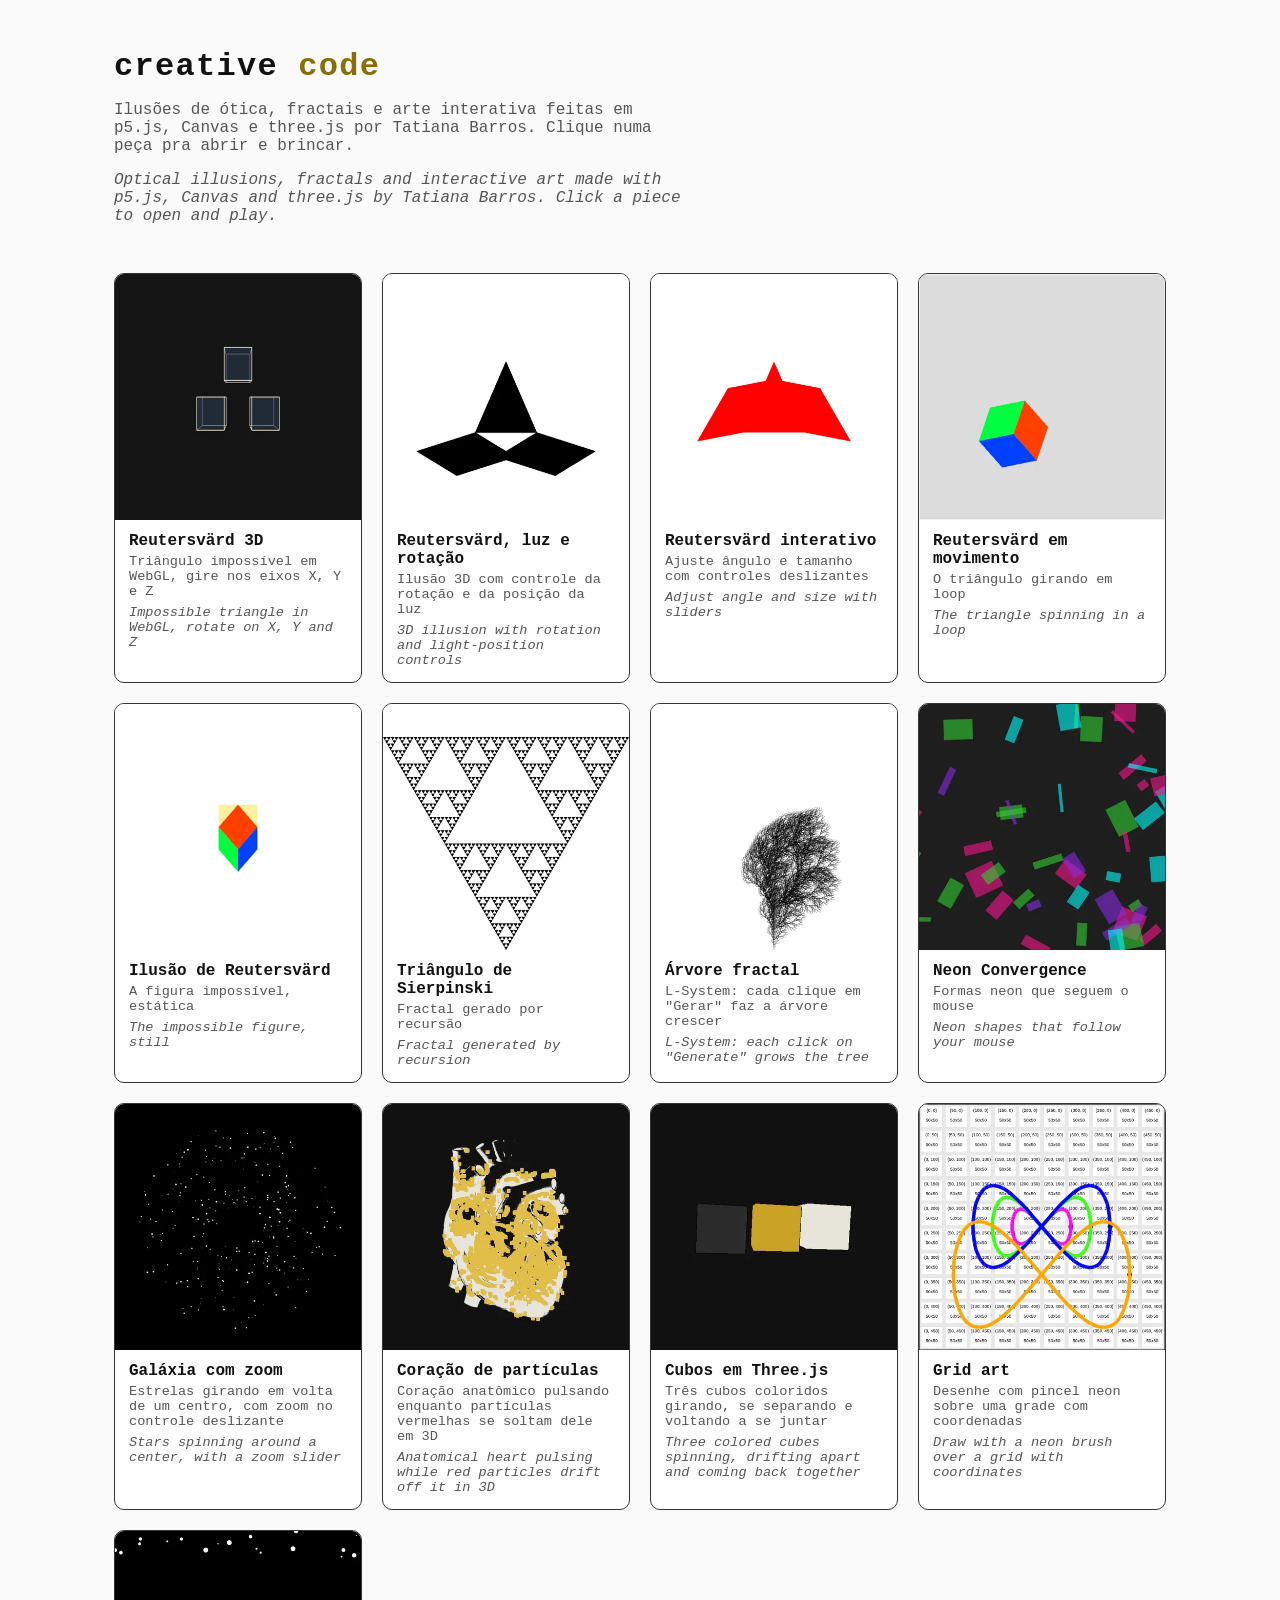
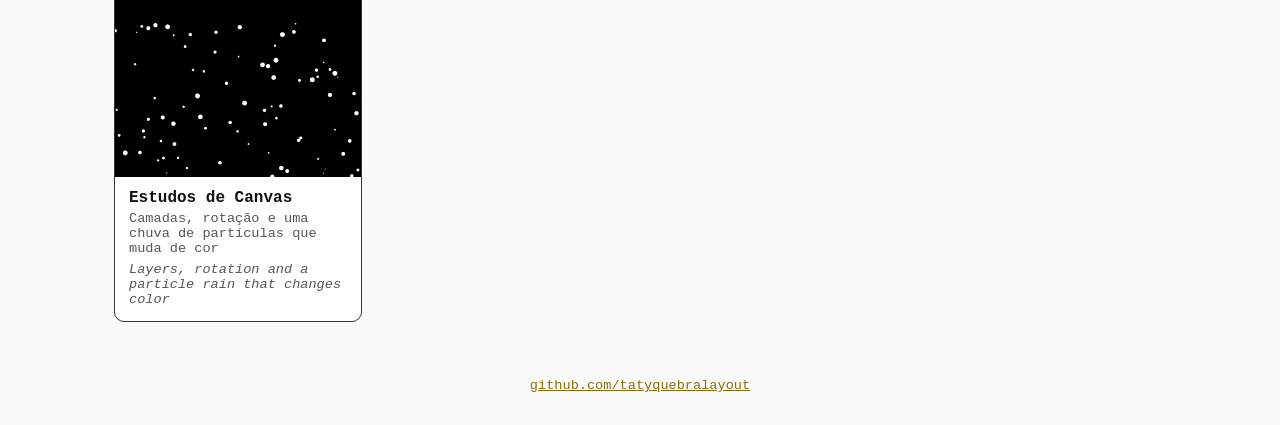
<file: index.html>
<!doctype html>
<html lang="pt-BR">
<head>
  <meta charset="utf-8">
  <meta name="viewport" content="width=device-width, initial-scale=1">
  <title>Creative code · Tatiana Barros</title>
  <meta name="description" content="Galeria de arte interativa: ilusões de ótica, fractais, partículas e 3D, feitos em p5.js, Canvas e Three.js. Clique, mexa e brinque.">
  <meta name="author" content="Tatiana Barros">
  <link rel="canonical" href="https://tatyquebralayout.github.io/creative-code/">
  <link rel="icon" href="favicon.svg" type="image/svg+xml">
  <link rel="icon" href="favicon.ico" sizes="any">
  <link rel="apple-touch-icon" href="apple-touch-icon.png">
  <meta property="og:type" content="website">
  <meta property="og:locale" content="pt_BR">
  <meta property="og:site_name" content="Tatiana Barros">
  <meta property="og:title" content="Creative code · Tatiana Barros">
  <meta property="og:description" content="Galeria de arte interativa: ilusões de ótica, fractais, partículas e 3D, feitos em p5.js, Canvas e Three.js. Clique, mexa e brinque.">
  <meta property="og:url" content="https://tatyquebralayout.github.io/creative-code/">
  <meta property="og:image" content="https://tatyquebralayout.github.io/creative-code/og.png">
  <meta property="og:image:width" content="1280">
  <meta property="og:image:height" content="640">
  <meta property="og:image:alt" content="Galeria creative code de Tatiana Barros">
  <meta name="twitter:card" content="summary_large_image">
  <meta name="twitter:title" content="Creative code · Tatiana Barros">
  <meta name="twitter:description" content="Galeria de arte interativa: ilusões de ótica, fractais, partículas e 3D, feitos em p5.js, Canvas e Three.js. Clique, mexa e brinque.">
  <meta name="twitter:image" content="https://tatyquebralayout.github.io/creative-code/og.png">
  <style>
    :root { --bg:#111; --fg:#eee; --muted:#999; --gold:#c9a227; --card:#1b1b1b; }
    @media (prefers-color-scheme: light) { :root { --bg:#fafafa; --fg:#111; --muted:#555; --card:#fff; --gold:#8a6d0b; } }
    * { box-sizing:border-box; }
    body { margin:0; background:var(--bg); color:var(--fg); font-family:"Courier New",ui-monospace,monospace; }
    header { max-width:1100px; margin:auto; padding:48px 24px 8px; }
    h1 { margin:0; font-size:2rem; letter-spacing:.04em; }
    h1 span { color:var(--gold); }
    header p { color:var(--muted); max-width:60ch; }
    main { max-width:1100px; margin:auto; padding:24px; display:grid; gap:20px; grid-template-columns:repeat(auto-fill,minmax(240px,1fr)); }
    .card { display:block; background:var(--card); color:inherit; text-decoration:none; border:1px solid #333; border-radius:10px; overflow:hidden; transition:transform .25s ease, border-color .25s ease; }
    .card:hover, .card:focus-visible { transform:translateY(-4px); border-color:var(--gold); outline:none; }
    .card img { width:100%; height:auto; display:block; background:#fff; }
    .card h2 { font-size:1rem; margin:12px 14px 4px; }
    .card p { font-size:.85rem; margin:0 14px 6px; color:var(--muted); }
    .card .en { font-style:italic; margin-bottom:14px; }
    footer { text-align:center; color:var(--muted); padding:32px; font-size:.85rem; }
    footer a { color:var(--gold); }
    @media (prefers-reduced-motion: reduce) { .card { transition:none; } .card:hover { transform:none; } }
  </style>
</head>
<body>
  <header>
    <h1>creative <span>code</span></h1>
    <p>Ilusões de ótica, fractais e arte interativa feitas em p5.js, Canvas e three.js por Tatiana Barros. Clique numa peça pra abrir e brincar.</p>
    <p class="en" lang="en"><em>Optical illusions, fractals and interactive art made with p5.js, Canvas and three.js by Tatiana Barros. Click a piece to open and play.</em></p>
  </header>
  <main>
      <a class="card" href="pecas/reutersvard-3d/">
        <img src="thumbs/reutersvard-3d.webp" alt="Reutersvärd 3D: Triângulo impossível em WebGL, gire nos eixos X, Y e Z" width="480" height="480" fetchpriority="high">
        <h2>Reutersvärd 3D</h2>
        <p lang="pt-BR">Triângulo impossível em WebGL, gire nos eixos X, Y e Z</p>
        <p lang="en" class="en">Impossible triangle in WebGL, rotate on X, Y and Z</p>
      </a>
      <a class="card" href="pecas/reutersvard-luz/">
        <img src="thumbs/reutersvard-luz.webp" alt="Reutersvärd, luz e rotação: Ilusão 3D com controle da rotação e da posição da luz" width="480" height="480" loading="lazy">
        <h2>Reutersvärd, luz e rotação</h2>
        <p lang="pt-BR">Ilusão 3D com controle da rotação e da posição da luz</p>
        <p lang="en" class="en">3D illusion with rotation and light-position controls</p>
      </a>
      <a class="card" href="pecas/reutersvard-interativo/">
        <img src="thumbs/reutersvard-interativo.webp" alt="Reutersvärd interativo: Ajuste ângulo e tamanho com controles deslizantes" width="480" height="480" loading="lazy">
        <h2>Reutersvärd interativo</h2>
        <p lang="pt-BR">Ajuste ângulo e tamanho com controles deslizantes</p>
        <p lang="en" class="en">Adjust angle and size with sliders</p>
      </a>
      <a class="card" href="pecas/reutersvard-animacao/">
        <img src="thumbs/reutersvard-animacao.webp" alt="Reutersvärd em movimento: O triângulo girando em loop" width="480" height="480" loading="lazy">
        <h2>Reutersvärd em movimento</h2>
        <p lang="pt-BR">O triângulo girando em loop</p>
        <p lang="en" class="en">The triangle spinning in a loop</p>
      </a>
      <a class="card" href="pecas/reutersvard-ilusao/">
        <img src="thumbs/reutersvard-ilusao.webp" alt="Ilusão de Reutersvärd: A figura impossível, estática" width="480" height="480" loading="lazy">
        <h2>Ilusão de Reutersvärd</h2>
        <p lang="pt-BR">A figura impossível, estática</p>
        <p lang="en" class="en">The impossible figure, still</p>
      </a>
      <a class="card" href="pecas/sierpinski/">
        <img src="thumbs/sierpinski.webp" alt="Triângulo de Sierpinski: Fractal gerado por recursão" width="480" height="480" loading="lazy">
        <h2>Triângulo de Sierpinski</h2>
        <p lang="pt-BR">Fractal gerado por recursão</p>
        <p lang="en" class="en">Fractal generated by recursion</p>
      </a>
      <a class="card" href="pecas/arvore-fractal/">
        <img src="thumbs/arvore-fractal.webp" alt="Árvore fractal: L-System: cada clique em &quot;Gerar&quot; faz a árvore crescer" width="480" height="480" loading="lazy">
        <h2>Árvore fractal</h2>
        <p lang="pt-BR">L-System: cada clique em &quot;Gerar&quot; faz a árvore crescer</p>
        <p lang="en" class="en">L-System: each click on "Generate" grows the tree</p>
      </a>
      <a class="card" href="pecas/neon-convergence/">
        <img src="thumbs/neon-convergence.webp" alt="Neon Convergence: Formas neon que seguem o mouse" width="480" height="480" loading="lazy">
        <h2>Neon Convergence</h2>
        <p lang="pt-BR">Formas neon que seguem o mouse</p>
        <p lang="en" class="en">Neon shapes that follow your mouse</p>
      </a>
      <a class="card" href="pecas/galaxia-zoom/">
        <img src="thumbs/galaxia-zoom.webp" alt="Galáxia com zoom: Estrelas girando em volta de um centro, com zoom no controle deslizante" width="480" height="480" loading="lazy">
        <h2>Galáxia com zoom</h2>
        <p lang="pt-BR">Estrelas girando em volta de um centro, com zoom no controle deslizante</p>
        <p lang="en" class="en">Stars spinning around a center, with a zoom slider</p>
      </a>
      <a class="card" href="pecas/coracao-particulas/">
        <img src="thumbs/coracao-particulas.webp" alt="Coração de partículas: Coração anatômico pulsando enquanto partículas vermelhas se soltam dele em 3D" width="480" height="480" loading="lazy">
        <h2>Coração de partículas</h2>
        <p lang="pt-BR">Coração anatômico pulsando enquanto partículas vermelhas se soltam dele em 3D</p>
        <p lang="en" class="en">Anatomical heart pulsing while red particles drift off it in 3D</p>
      </a>
      <a class="card" href="pecas/cubos-threejs/">
        <img src="thumbs/cubos-threejs.webp" alt="Cubos em Three.js: Três cubos coloridos girando, se separando e voltando a se juntar" width="480" height="480" loading="lazy">
        <h2>Cubos em Three.js</h2>
        <p lang="pt-BR">Três cubos coloridos girando, se separando e voltando a se juntar</p>
        <p lang="en" class="en">Three colored cubes spinning, drifting apart and coming back together</p>
      </a>
      <a class="card" href="pecas/grid-art/">
        <img src="thumbs/grid-art.webp" alt="Grid art: Desenhe com pincel neon sobre uma grade com coordenadas" width="480" height="480" loading="lazy">
        <h2>Grid art</h2>
        <p lang="pt-BR">Desenhe com pincel neon sobre uma grade com coordenadas</p>
        <p lang="en" class="en">Draw with a neon brush over a grid with coordinates</p>
      </a>
      <a class="card" href="pecas/estudos-canvas/">
        <img src="thumbs/estudos-canvas.webp" alt="Estudos de Canvas: Camadas, rotação e uma chuva de partículas que muda de cor" width="480" height="480" loading="lazy">
        <h2>Estudos de Canvas</h2>
        <p lang="pt-BR">Camadas, rotação e uma chuva de partículas que muda de cor</p>
        <p lang="en" class="en">Layers, rotation and a particle rain that changes color</p>
      </a>
  </main>
  <footer><a href="https://github.com/tatyquebralayout">github.com/tatyquebralayout</a></footer>
</body>
</html>
</file>
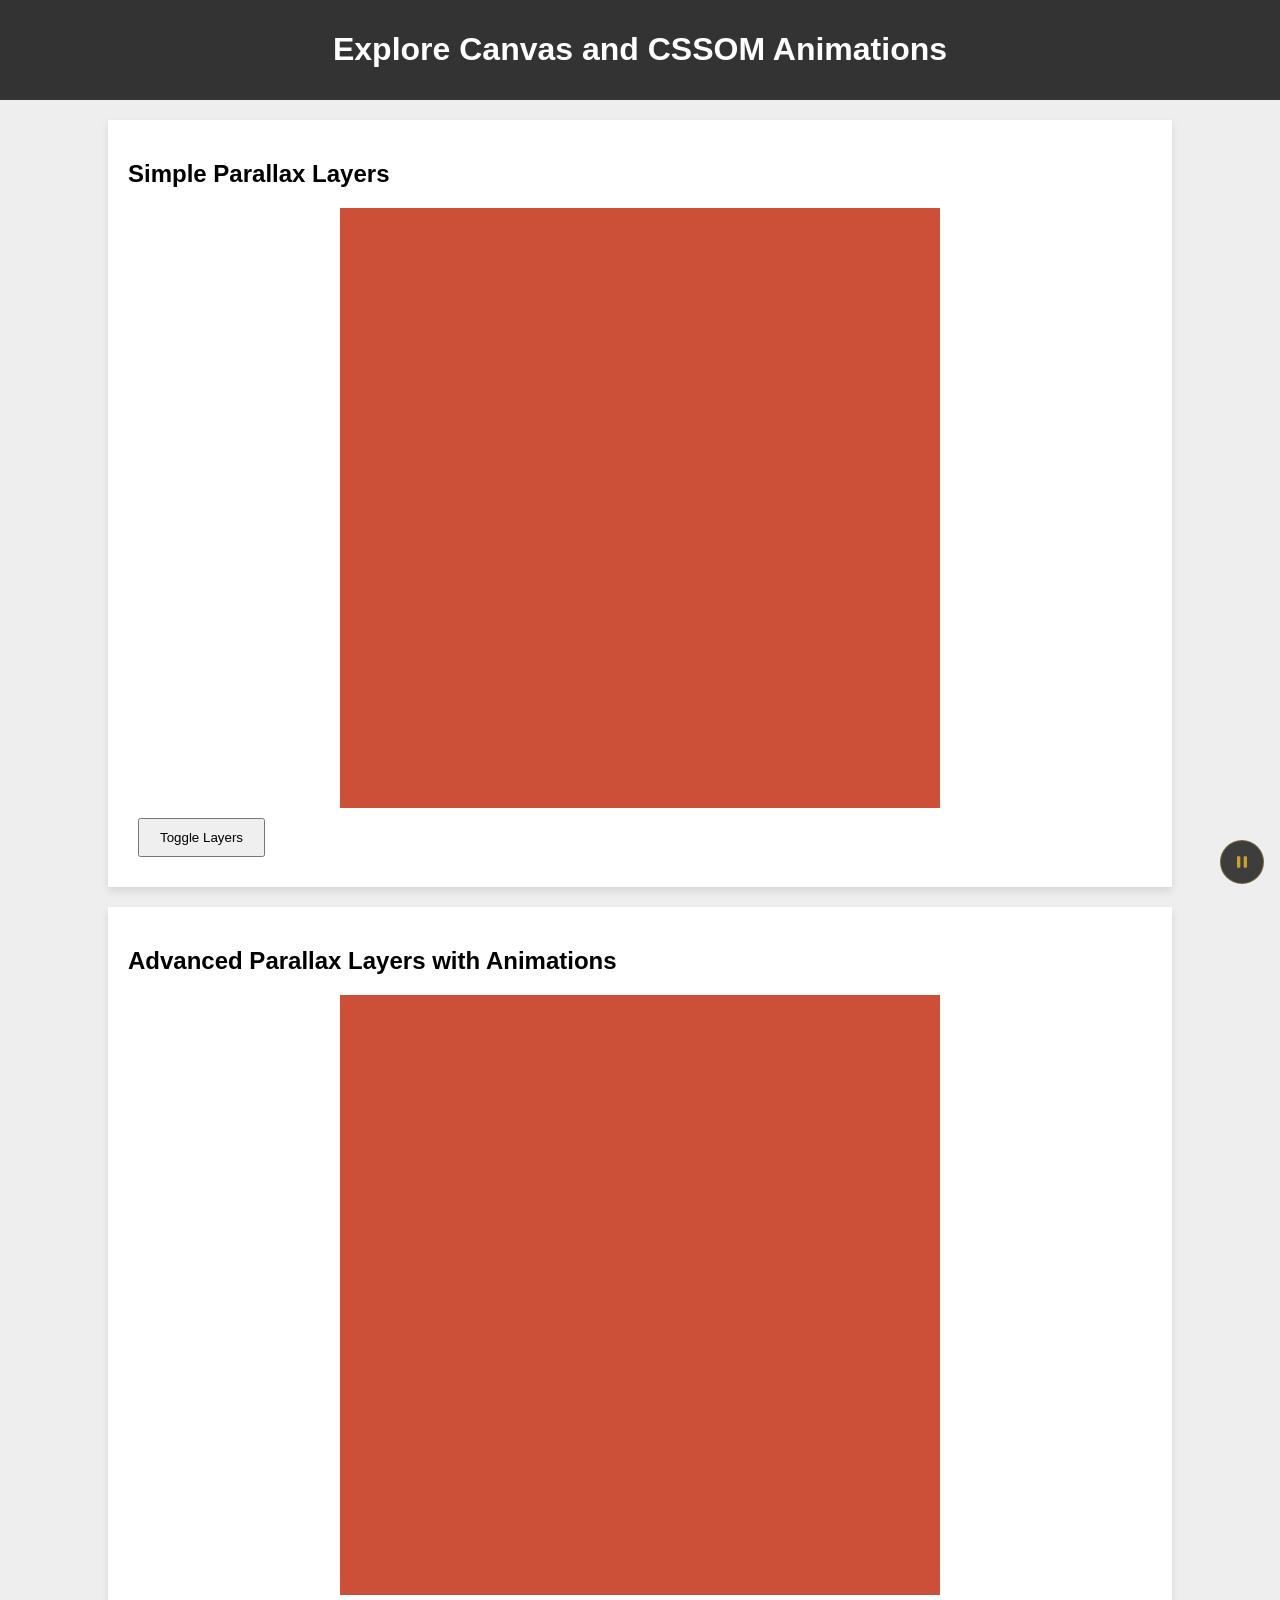
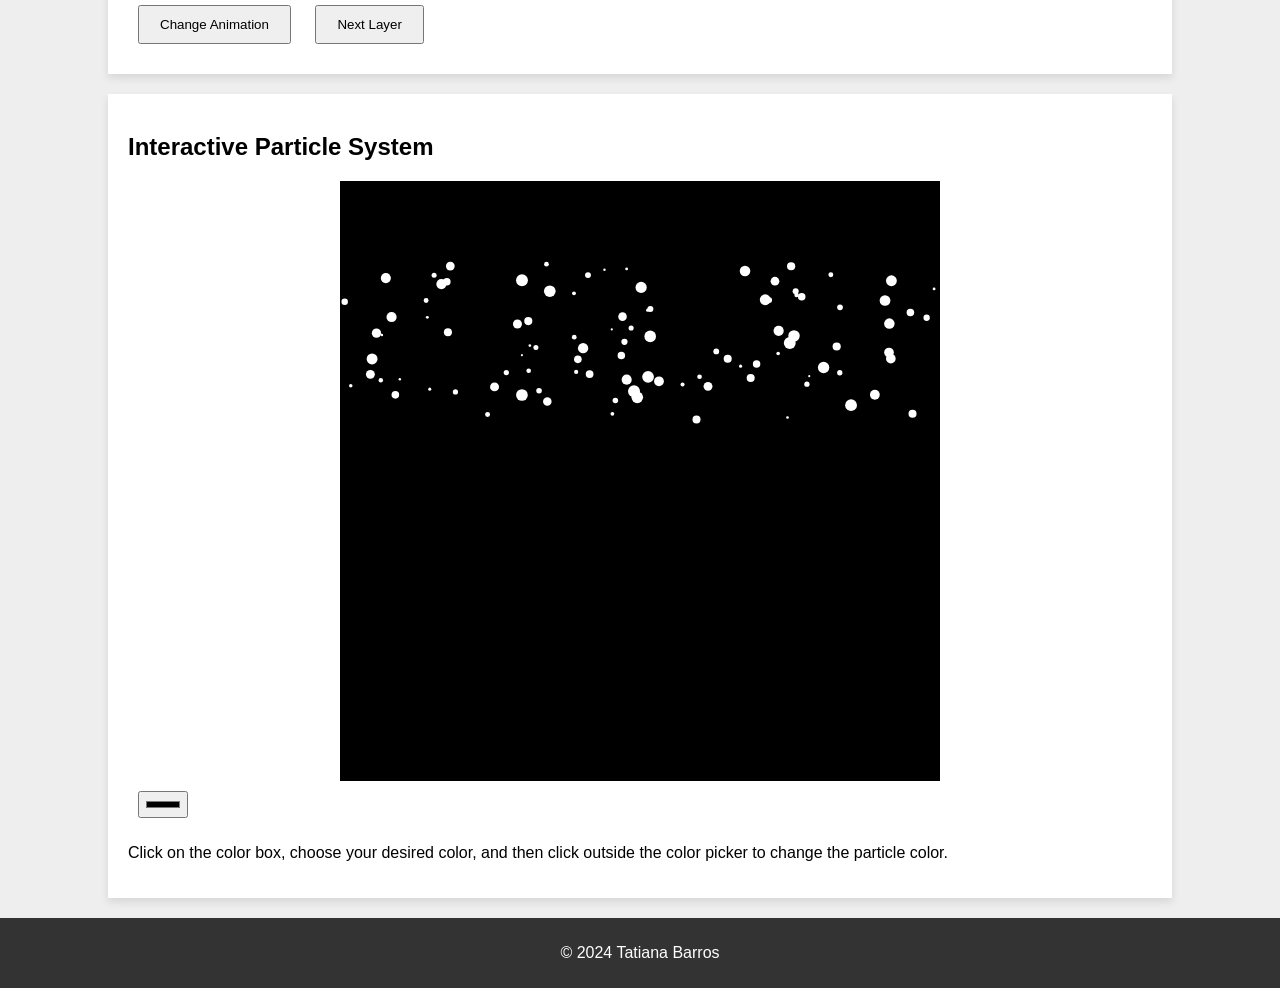
<file: pecas/estudos-canvas/index.html>
<!DOCTYPE html> <!-- This line is a document type declaration and it tells the browser that this is an HTML5 document. -->

<html lang="pt-BR"> <!-- The <html> tag is the root of an HTML document. The lang attribute specifies the language of the document. -->

<head> <!-- The <head> element contains meta-information about the HTML document. -->
    <meta charset="UTF-8"> <!-- This line specifies the character encoding for the HTML document. -->
    <meta name="viewport" content="width=device-width, initial-scale=1.0"> <!-- This line makes the webpage look good on all devices (responsive web design). -->
    <title>Interactive Canvas Animations</title> <!-- The <title> tag defines the title of the document. -->
    <meta name="description" content="Camadas, rotação e uma chuva de partículas que muda de cor. Peça de Tatiana Barros na galeria creative code.">
    <link rel="icon" href="../../favicon.svg" type="image/svg+xml">
    <link rel="icon" href="../../favicon.ico" sizes="any">
    <link rel="apple-touch-icon" href="../../apple-touch-icon.png">
    <link rel="stylesheet" href="css/styles.css"> <!-- The <link> tag defines a link between the HTML document and an external resource. In this case, it's linking to a CSS file. -->
</head>

<body> <!-- The <body> tag defines the document's body. -->
    <header> <!-- The <header> element represents a container for introductory content or a set of navigational links. -->
        <h1>Explore Canvas and CSSOM Animations</h1> <!-- The <h1> tag defines a large heading. -->
    </header>

    <!-- The <section> tag defines sections in a document. Each section has a unique id. -->
    <!-- Section 1: Simple Parallax Effect -->
    <section id="parallax-simple">
        <h2>Simple Parallax Layers</h2> <!-- The <h2> tag defines a medium heading. -->
        <canvas id="simpleParallaxCanvas"></canvas> <!-- The <canvas> element is used to draw graphics, on the fly, via JavaScript. -->
        <button onclick="toggleSimpleLayers()">Toggle Layers</button> <!-- The <button> tag defines a clickable button. -->
    </section>

    <!-- Section 2: Advanced Parallax Effect with Animations -->
    <section id="parallax-advanced">
        <h2>Advanced Parallax Layers with Animations</h2>
        <canvas id="advancedParallaxCanvas"></canvas>
        <div> <!-- The <div> tag defines a division or a section in an HTML document. -->
            <button onclick="changeAdvancedAnimation()">Change Animation</button>
            <button onclick="toggleAdvancedLayers()">Next Layer</button>
        </div>
    </section>

    <!-- Section 3: Particle System with Interactivity -->
    <section id="particle-system">
        <h2>Interactive Particle System</h2>
        <canvas id="particleCanvas"></canvas>
        <input type="color" id="particleColor" onchange="changeParticleColor()"> <!-- The <input> tag specifies an input field where the user can enter data. -->
        <p>Click on the color box, choose your desired color, and then click outside the color picker to change the particle color.</p> <!-- The <p> tag defines a paragraph. -->
    </section>

    <footer> <!-- The <footer> tag defines a footer for a document or section. -->
        <p>© 2024 Tatiana Barros</p>
    </footer>

    <script src="../../assets/pausa.js"></script> <!-- botão pausar · pause button -->
    <script src="js/script.js"></script> <!-- The <script> tag is used to embed or reference external JavaScript code. -->
</body>
</html>
</file>
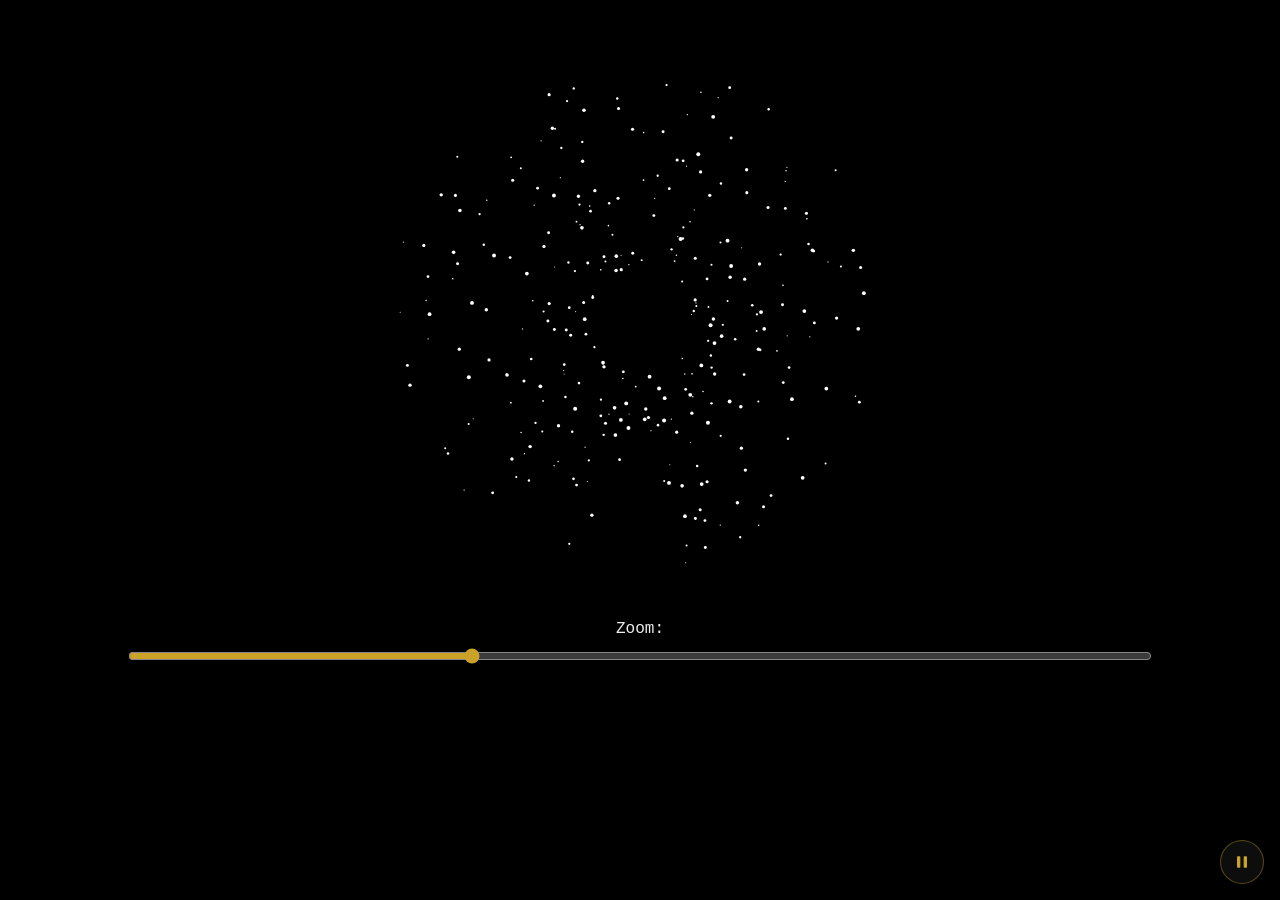
<file: pecas/galaxia-zoom/index.html>
<!DOCTYPE html>
<html lang="pt-BR">
<head>
    <meta charset="UTF-8"> <!-- Defines the character encoding for the document -->
    <meta name="viewport" content="width=device-width, initial-scale=1.0">
    <title>Galáxia Rotativa</title> <!-- Defines the title of the document -->
    <meta name="description" content="Estrelas girando em volta de um centro, com zoom no controle deslizante. Peça de Tatiana Barros na galeria creative code.">
    <link rel="icon" href="../../favicon.svg" type="image/svg+xml">
    <link rel="icon" href="../../favicon.ico" sizes="any">
    <link rel="apple-touch-icon" href="../../apple-touch-icon.png">
    <link rel="stylesheet" href="css/styles.css"> <!-- Links the CSS stylesheet -->
</head>
<body>
    <canvas id="galaxyCanvas"></canvas> <!-- Canvas element for the galaxy simulation -->
    <label for="zoomControl">Zoom:</label> <!-- Label for the zoom control -->
    <input type="range" id="zoomControl" min="0.5" max="2.0" step="0.1" value="1.0"> <!-- Zoom control -->
    <script src="../../assets/pausa.js"></script> <!-- botão pausar · pause button -->
    <script src="js/script.js"></script> <!-- Links the JavaScript file -->
</body>
</html>
</file>
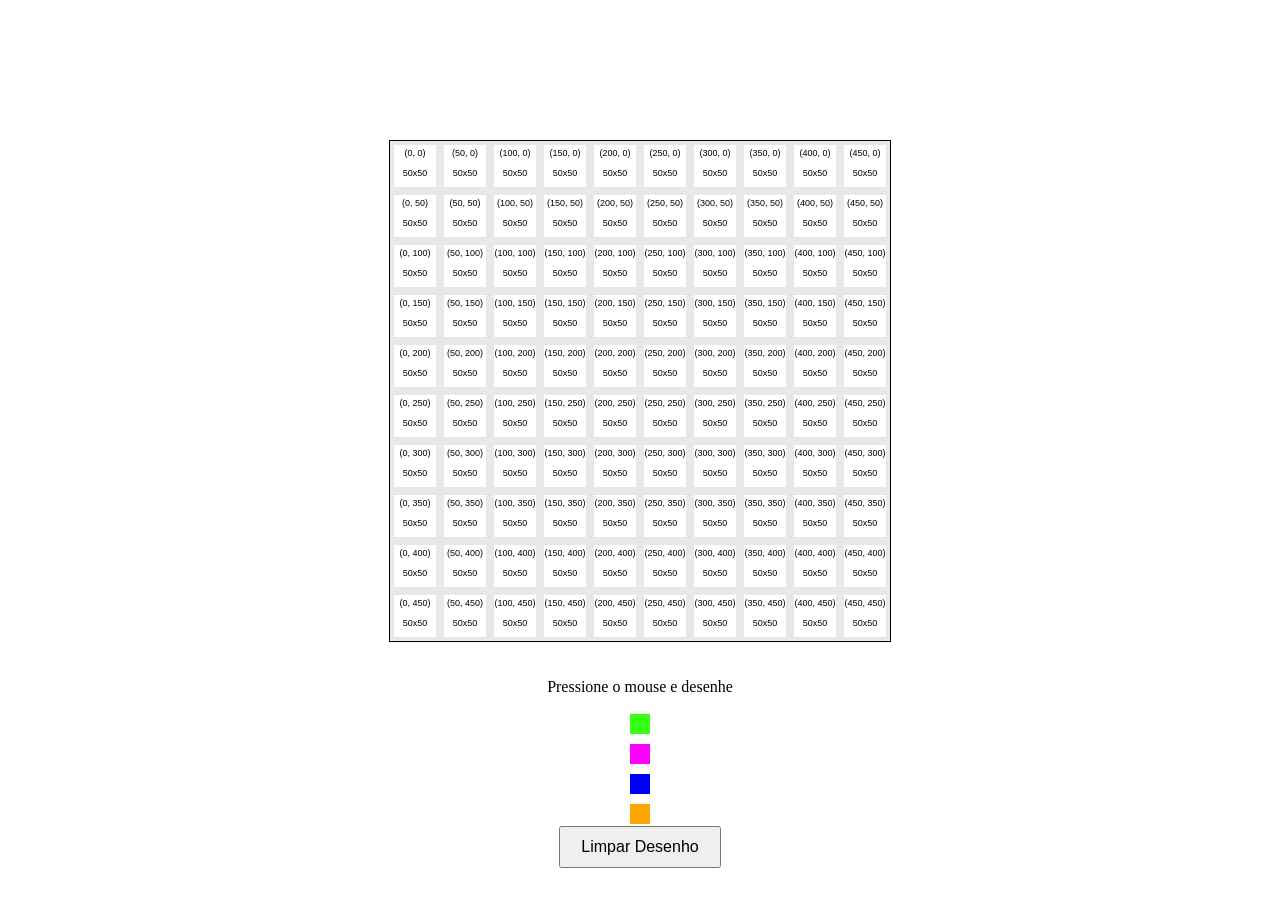
<file: pecas/grid-art/index.html>
<!DOCTYPE html> <!-- DOCTYPE declaration to define this document as an HTML5 document -->
<html lang="pt-BR"> <!-- The HTML element with a language attribute set to Brazilian Portuguese -->
<head>
    <meta charset="UTF-8"> <!-- Meta element defining the character set to UTF-8 -->
    <meta name="viewport" content="width=device-width, initial-scale=1.0">
    <title>Canvas Espaço</title> <!-- The title of the document seen in the browser tab -->
    <meta name="description" content="Desenhe com pincel neon sobre uma grade com coordenadas. Peça de Tatiana Barros na galeria creative code.">
    <link rel="icon" href="../../favicon.svg" type="image/svg+xml">
    <link rel="icon" href="../../favicon.ico" sizes="any">
    <link rel="apple-touch-icon" href="../../apple-touch-icon.png">
    <link rel="stylesheet" type="text/css" href="css/styte.css"> <!--scriptto an external stylesheet -->
</head>
<body>
    <div id="container"> <!-- Container div for the canvas and control elements -->
        <canvas id="meuCanvas" width="800" height="600"></canvas> <!-- The canvas element where graphics are drawn -->
        <p id="instrucoes">Pressione o mouse e desenhe</p> <!-- Paragraph element with instructions for the user -->
        <button id="corVerdeNeon" style="background-color: #39FF14;"></button>
        <button id="corPinkNeon" style="background-color: #FF00FF;"></button>
        <button id="corAzulNeon" style="background-color: #0000FF;"></button>
        <button id="corLaranjaNeon" style="background-color: #FFA500;"></button>
        <button id="limparCanvas">Limpar Desenho</button> <!-- Button to clear the canvas -->
    </div>
    <script src="js/script.js"></script> <!-- External script link to the JavaScript file -->
</body>
</html>
</file>
<file: pecas/estudos-canvas/css/styles.css>
/* The body and html selectors target the entire webpage. The properties set here are applied to the whole page. */
body, html {
    margin: 0; /* Removes the space around the edges of the page. */
    padding: 0; /* Removes the space between the edge of the page and the content. */
    width: 100%; /* Sets the width of the page to fill the entire viewport. */
    height: 100%; /* Sets the height of the page to fill the entire viewport. */
    font-family: 'Arial', sans-serif; /* Sets the default font for the page. */
    background: #eee; /* Sets the background color of the page. */
}

/* The header and footer selectors target the <header> and <footer> HTML elements. */
header, footer {
    text-align: center; /* Centers the text within these elements. */
    padding: 10px; /* Adds space around the content within these elements. */
    background-color: #333; /* Sets the background color of these elements. */
    color: white; /* Sets the text color within these elements. */
}

/* The section selector targets the <section> HTML elements. */
section {
    width: 80%; /* Sets the width of these elements to 80% of their containing element. */
    margin: 20px auto; /* Centers these elements horizontally within their containing element. */
    background: white; /* Sets the background color of these elements. */
    box-shadow: 0 4px 8px rgba(0,0,0,0.1); /* Adds a shadow effect to these elements. */
    padding: 20px; /* Adds space around the content within these elements. */
    position: relative; /* Sets the position property to relative, which can be used with positioning properties. */
}

/* The canvas selector targets the <canvas> HTML elements. */
canvas {
    width: 100%; /* Sets the width of these elements to fill their containing element. */
    max-width: 600px; /* Limits the maximum width of these elements to 600px. */
    height: auto; /* Keeps the canvas square on any screen. */
    aspect-ratio: 1 / 1;
    display: block; /* Changes these elements to block-level, which starts on a new line and takes up the full width. */
    margin: auto; /* Centers these elements horizontally within their containing element. */
    background: #000; /* Sets the background color of these elements. */
}

/* The button selector targets the <button> HTML elements. */
button {
    padding: 10px 20px; /* Adds space around the content within these elements. */
    margin: 10px; /* Adds space around these elements. */
    cursor: pointer; /* Changes the cursor to a pointer when hovering over these elements. */
}

/* The input[type="color"] selector targets the <input> HTML elements of type color. */
input[type="color"] {
    padding: 5px; /* Adds space around the content within these elements. */
    margin: 10px; /* Adds space around these elements. */
    cursor: pointer; /* Changes the cursor to a pointer when hovering over these elements. */
}
</file>
<file: pecas/galaxia-zoom/css/styles.css>
/* Styles for HTML canvas element */
canvas {
    display: block; /* Display type */
    margin: auto; /* Center element */
    background: black; /* Background color */
    width: 800px; /* Width */
    max-width: 100%; /* Fits small screens */
    height: auto; /* Keeps the 4:3 ratio */
}

/* Styles for HTML input elements of type range */
input[type="range"] {
    display: block; /* Display type */
    width: 80%; /* Width */
    margin: 10px auto; /* Center element with a vertical margin of 10px */
    accent-color: #c9a227; /* Gold slider, gallery palette */
}

/* Page background and zoom label */
body {
    margin: 0;
    padding: 20px 0;
    background: #000;
    color: #eee;
    font-family: "Courier New", ui-monospace, monospace;
    text-align: center;
}
</file>
<file: pecas/grid-art/css/styte.css>
/* Style for the body element */

body {
    margin: 0;
    padding: 20px;
    /* Aumenta o padding para criar mais espaço */
    width: 100%;
    height: 100%;
    display: flex;
    justify-content: center;
    align-items: center;
    box-sizing: border-box;
    overflow: auto;
    /* Permite rolagem se o conteúdo exceder a altura da janela */
}


/* Style for the element with id 'container' */

#container {
    display: flex;
    flex-direction: column;
    /* Alterado de 'row' para 'column' */
    align-items: center;
    justify-content: center;
    box-sizing: border-box;
    margin-top: 120px;
    width: 90%;
    max-width: 1000px;
}


/* Style for the element with id 'meuCanvas' */

#meuCanvas {
    width: 500px;
    /* Define a largura do canvas */
    height: 500px;
    /* Define a altura do canvas */
    border: 1px solid black;
    margin-bottom: 20px;
    /* Adiciona margem abaixo do canvas para criar espaço para os botões */
}


/* Style for the elements with id 'instrucoes' and 'limparCanvas' */

#instrucoes {
    text-align: center;
    margin-bottom: 10px;
    /* Adiciona margem abaixo do texto para criar espaço para os botões */
}

#buttonContainer {
    display: flex;
    flex-direction: column;
    align-items: center;
    justify-content: center;
    margin-top: 20px;
}

#limparCanvas {
    padding: 10px 20px;
    margin-bottom: 10px;
    font-size: 16px;
    cursor: pointer;
}

#cores {
    display: flex;
    justify-content: space-around;
    width: 100%;
}

#corVerdeNeon,
#corPinkNeon,
#corAzulNeon,
#corLaranjaNeon {
    width: 20px;
    height: 20px;
    border: none;
    cursor: pointer;
    margin: 5px 10px;
    position: relative;
    top: 3px;
}

#corVerdeNeon {
    background-color: #39FF14;
    /* Cor verde neon */
}

#corPinkNeon {
    background-color: #FF14F0;
    /* Cor pink neon */
}

#corAzulNeon {
    background-color: #1400FF;
    /* Cor azul neon */
}

#corLaranjaNeon {
    background-color: #FFA500;
    /* Cor laranja neon */
}
</file>
